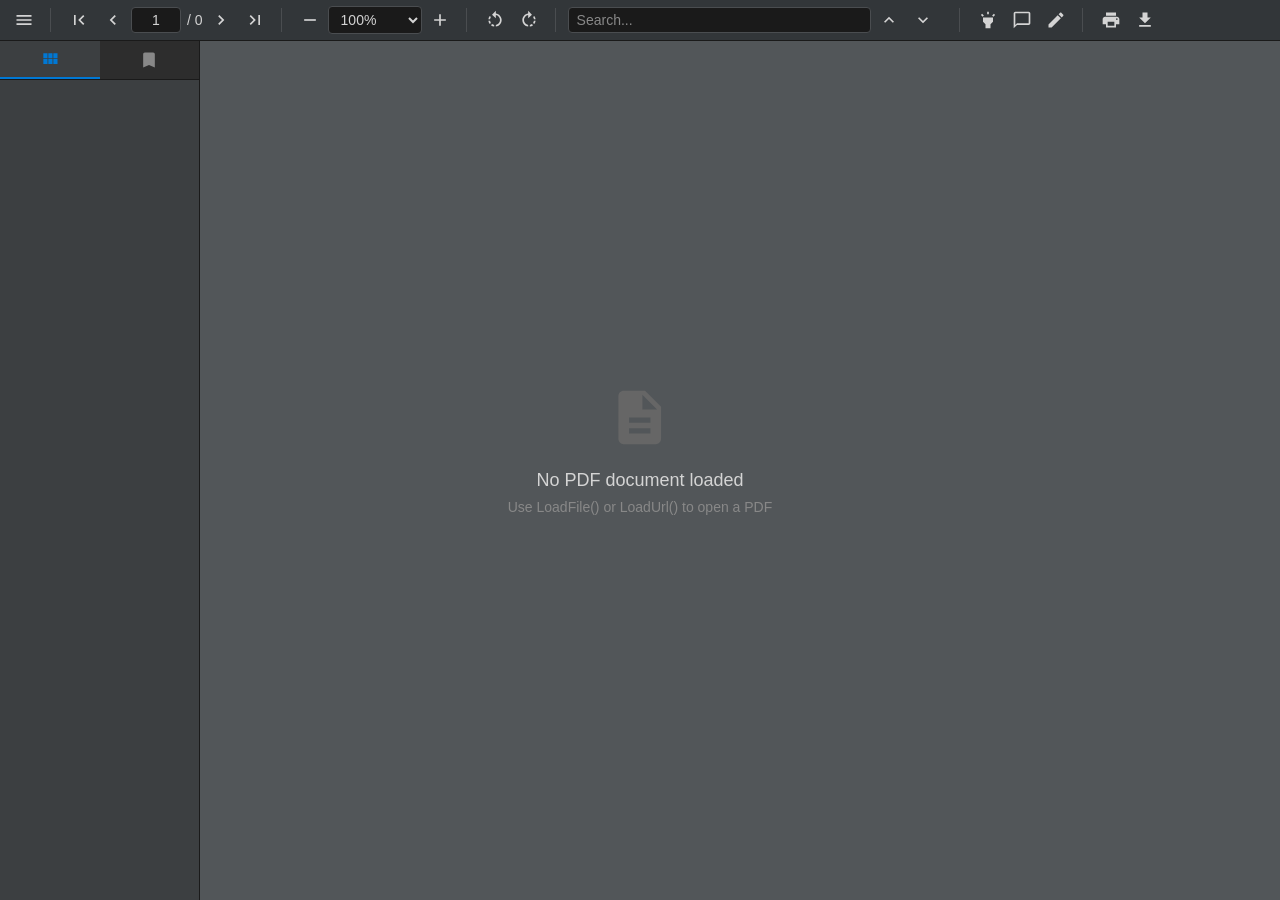
<file: wwwroot/controls/pdfviewercom/index.html>
<!DOCTYPE html>
<html lang="en">
<head>
    <meta charset="UTF-8">
    <meta name="viewport" content="width=device-width, initial-scale=1.0">
    <title>PDF Viewer</title>

    <!-- PDF.js Library - loaded locally as regular script (not module) for WebView2 virtual host compatibility -->
    <script src="../../lib/pdfjs/pdf.min.js"></script>

    <!-- PDF Viewer Styles -->
    <link rel="stylesheet" href="../../css/pdfviewer.css">
    <link rel="stylesheet" href="../../css/styles.css">
</head>
<body>
    <div id="pdf-viewer-container">
        <!-- Toolbar -->
        <div id="toolbar">
            <div class="toolbar-section">
                <button id="btn-sidebar" class="toolbar-btn" title="Toggle Sidebar">
                    <svg viewBox="0 0 24 24" width="20" height="20"><path fill="currentColor" d="M3 18h18v-2H3v2zm0-5h18v-2H3v2zm0-7v2h18V6H3z"/></svg>
                </button>
                <span class="toolbar-separator"></span>
            </div>

            <div class="toolbar-section">
                <button id="btn-first" class="toolbar-btn" title="First Page">
                    <svg viewBox="0 0 24 24" width="20" height="20"><path fill="currentColor" d="M18.41 16.59L13.82 12l4.59-4.59L17 6l-6 6 6 6zM6 6h2v12H6z"/></svg>
                </button>
                <button id="btn-prev" class="toolbar-btn" title="Previous Page">
                    <svg viewBox="0 0 24 24" width="20" height="20"><path fill="currentColor" d="M15.41 7.41L14 6l-6 6 6 6 1.41-1.41L10.83 12z"/></svg>
                </button>
                <input type="text" id="page-input" class="page-input" value="1">
                <span id="page-count">/ 0</span>
                <button id="btn-next" class="toolbar-btn" title="Next Page">
                    <svg viewBox="0 0 24 24" width="20" height="20"><path fill="currentColor" d="M10 6L8.59 7.41 13.17 12l-4.58 4.59L10 18l6-6z"/></svg>
                </button>
                <button id="btn-last" class="toolbar-btn" title="Last Page">
                    <svg viewBox="0 0 24 24" width="20" height="20"><path fill="currentColor" d="M5.59 7.41L10.18 12l-4.59 4.59L7 18l6-6-6-6zM16 6h2v12h-2z"/></svg>
                </button>
                <span class="toolbar-separator"></span>
            </div>

            <div class="toolbar-section">
                <button id="btn-zoom-out" class="toolbar-btn" title="Zoom Out">
                    <svg viewBox="0 0 24 24" width="20" height="20"><path fill="currentColor" d="M19 13H5v-2h14v2z"/></svg>
                </button>
                <select id="zoom-select" class="zoom-select">
                    <option value="0.5">50%</option>
                    <option value="0.75">75%</option>
                    <option value="1" selected>100%</option>
                    <option value="1.25">125%</option>
                    <option value="1.5">150%</option>
                    <option value="2">200%</option>
                    <option value="fit-width">Fit Width</option>
                    <option value="fit-page">Fit Page</option>
                </select>
                <button id="btn-zoom-in" class="toolbar-btn" title="Zoom In">
                    <svg viewBox="0 0 24 24" width="20" height="20"><path fill="currentColor" d="M19 13h-6v6h-2v-6H5v-2h6V5h2v6h6v2z"/></svg>
                </button>
                <span class="toolbar-separator"></span>
            </div>

            <div class="toolbar-section">
                <button id="btn-rotate-ccw" class="toolbar-btn" title="Rotate Counter-Clockwise">
                    <svg viewBox="0 0 24 24" width="20" height="20"><path fill="currentColor" d="M7.11 8.53L5.7 7.11C4.8 8.27 4.24 9.61 4.07 11h2.02c.14-.87.49-1.72 1.02-2.47zM6.09 13H4.07c.17 1.39.72 2.73 1.62 3.89l1.41-1.42c-.52-.75-.87-1.59-1.01-2.47zm1.01 5.32c1.16.9 2.51 1.44 3.9 1.61V17.9c-.87-.15-1.71-.49-2.46-1.03L7.1 18.32zM13 4.07V1L8.45 5.55 13 10V6.09c2.84.48 5 2.94 5 5.91s-2.16 5.43-5 5.91v2.02c3.95-.49 7-3.85 7-7.93s-3.05-7.44-7-7.93z"/></svg>
                </button>
                <button id="btn-rotate-cw" class="toolbar-btn" title="Rotate Clockwise">
                    <svg viewBox="0 0 24 24" width="20" height="20"><path fill="currentColor" d="M15.55 5.55L11 1v3.07C7.06 4.56 4 7.92 4 12s3.05 7.44 7 7.93v-2.02c-2.84-.48-5-2.94-5-5.91s2.16-5.43 5-5.91V10l4.55-4.45zM19.93 11c-.17-1.39-.72-2.73-1.62-3.89l-1.42 1.42c.54.75.88 1.6 1.02 2.47h2.02zM13 17.9v2.02c1.39-.17 2.74-.71 3.9-1.61l-1.44-1.44c-.75.54-1.59.89-2.46 1.03zm3.89-2.42l1.42 1.41c.9-1.16 1.45-2.5 1.62-3.89h-2.02c-.14.87-.48 1.72-1.02 2.48z"/></svg>
                </button>
                <span class="toolbar-separator"></span>
            </div>

            <div class="toolbar-section search-section">
                <input type="text" id="search-input" class="search-input" placeholder="Search...">
                <button id="btn-search-prev" class="toolbar-btn" title="Previous Match">
                    <svg viewBox="0 0 24 24" width="20" height="20"><path fill="currentColor" d="M7.41 15.41L12 10.83l4.59 4.58L18 14l-6-6-6 6z"/></svg>
                </button>
                <button id="btn-search-next" class="toolbar-btn" title="Next Match">
                    <svg viewBox="0 0 24 24" width="20" height="20"><path fill="currentColor" d="M7.41 8.59L12 13.17l4.59-4.58L18 10l-6 6-6-6 1.41-1.41z"/></svg>
                </button>
                <span id="search-results" class="search-results"></span>
                <span class="toolbar-separator"></span>
            </div>

            <div class="toolbar-section">
                <button id="btn-highlight" class="toolbar-btn annotation-btn" title="Highlight">
                    <svg viewBox="0 0 24 24" width="20" height="20"><path fill="currentColor" d="M6 14l3 3v5h6v-5l3-3V9H6v5zm5-12h2v3h-2V2zM3.5 5.875L4.914 4.46l2.12 2.122L5.622 8 3.5 5.875zm13.46.71l2.123-2.12 1.414 1.414L18.375 8l-1.414-1.414z"/></svg>
                </button>
                <button id="btn-note" class="toolbar-btn annotation-btn" title="Add Note">
                    <svg viewBox="0 0 24 24" width="20" height="20"><path fill="currentColor" d="M20 2H4c-1.1 0-2 .9-2 2v18l4-4h14c1.1 0 2-.9 2-2V4c0-1.1-.9-2-2-2zm0 14H6l-2 2V4h16v12z"/></svg>
                </button>
                <button id="btn-draw" class="toolbar-btn annotation-btn" title="Draw">
                    <svg viewBox="0 0 24 24" width="20" height="20"><path fill="currentColor" d="M3 17.25V21h3.75L17.81 9.94l-3.75-3.75L3 17.25zM20.71 7.04c.39-.39.39-1.02 0-1.41l-2.34-2.34c-.39-.39-1.02-.39-1.41 0l-1.83 1.83 3.75 3.75 1.83-1.83z"/></svg>
                </button>
                <span class="toolbar-separator"></span>
            </div>

            <div class="toolbar-section">
                <button id="btn-print" class="toolbar-btn" title="Print">
                    <svg viewBox="0 0 24 24" width="20" height="20"><path fill="currentColor" d="M19 8H5c-1.66 0-3 1.34-3 3v6h4v4h12v-4h4v-6c0-1.66-1.34-3-3-3zm-3 11H8v-5h8v5zm3-7c-.55 0-1-.45-1-1s.45-1 1-1 1 .45 1 1-.45 1-1 1zm-1-9H6v4h12V3z"/></svg>
                </button>
                <button id="btn-download" class="toolbar-btn" title="Download">
                    <svg viewBox="0 0 24 24" width="20" height="20"><path fill="currentColor" d="M19 9h-4V3H9v6H5l7 7 7-7zM5 18v2h14v-2H5z"/></svg>
                </button>
            </div>
        </div>

        <!-- Main Content Area -->
        <div id="main-content">
            <!-- Sidebar -->
            <div id="sidebar">
                <div id="sidebar-tabs">
                    <button id="tab-thumbnails" class="sidebar-tab active" title="Thumbnails">
                        <svg viewBox="0 0 24 24" width="20" height="20"><path fill="currentColor" d="M4 11h5V5H4v6zm0 7h5v-6H4v6zm6 0h5v-6h-5v6zm6 0h5v-6h-5v6zm-6-7h5V5h-5v6zm6-6v6h5V5h-5z"/></svg>
                    </button>
                    <button id="tab-bookmarks" class="sidebar-tab" title="Bookmarks">
                        <svg viewBox="0 0 24 24" width="20" height="20"><path fill="currentColor" d="M17 3H7c-1.1 0-2 .9-2 2v16l7-3 7 3V5c0-1.1-.9-2-2-2z"/></svg>
                    </button>
                </div>
                <div id="sidebar-content">
                    <div id="thumbnails-container" class="sidebar-panel active"></div>
                    <div id="bookmarks-container" class="sidebar-panel"></div>
                </div>
            </div>

            <!-- PDF Viewer -->
            <div id="viewer-container">
                <div id="viewer"></div>
            </div>
        </div>

        <!-- Loading Overlay -->
        <div id="loading-overlay" class="hidden">
            <div class="loading-spinner"></div>
            <div class="loading-text">Loading PDF...</div>
        </div>

        <!-- Error Message -->
        <div id="error-container" class="hidden">
            <div class="error-icon">
                <svg viewBox="0 0 24 24" width="48" height="48"><path fill="currentColor" d="M12 2C6.48 2 2 6.48 2 12s4.48 10 10 10 10-4.48 10-10S17.52 2 12 2zm1 15h-2v-2h2v2zm0-4h-2V7h2v6z"/></svg>
            </div>
            <div id="error-message" class="error-message"></div>
        </div>

        <!-- Welcome Message -->
        <div id="welcome-message">
            <div class="welcome-icon">
                <svg viewBox="0 0 24 24" width="64" height="64"><path fill="currentColor" d="M14 2H6c-1.1 0-1.99.9-1.99 2L4 20c0 1.1.89 2 1.99 2H18c1.1 0 2-.9 2-2V8l-6-6zm2 16H8v-2h8v2zm0-4H8v-2h8v2zm-3-5V3.5L18.5 9H13z"/></svg>
            </div>
            <div class="welcome-text">No PDF document loaded</div>
            <div class="welcome-hint">Use LoadFile() or LoadUrl() to open a PDF</div>
        </div>
    </div>

    <!-- PDF Viewer JavaScript -->
    <script type="module" src="app.js"></script>
</body>
</html>
</file>
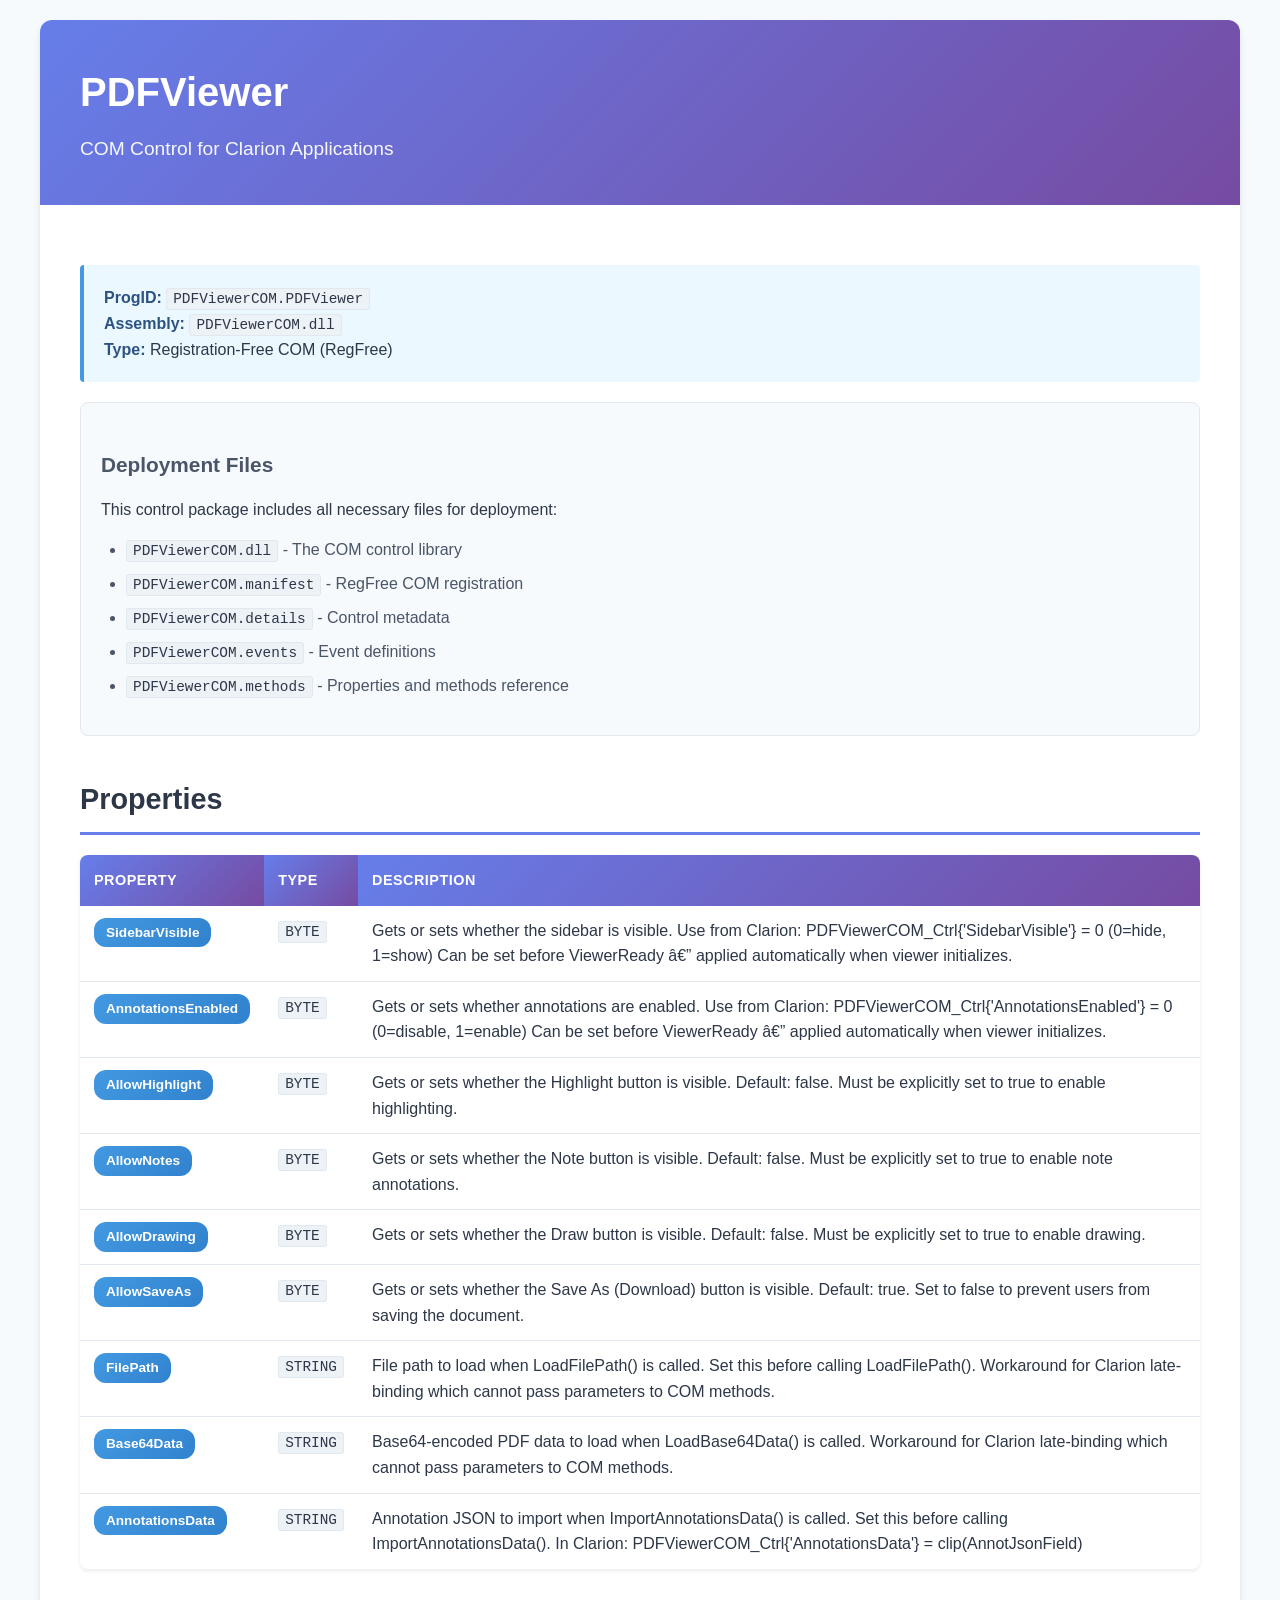
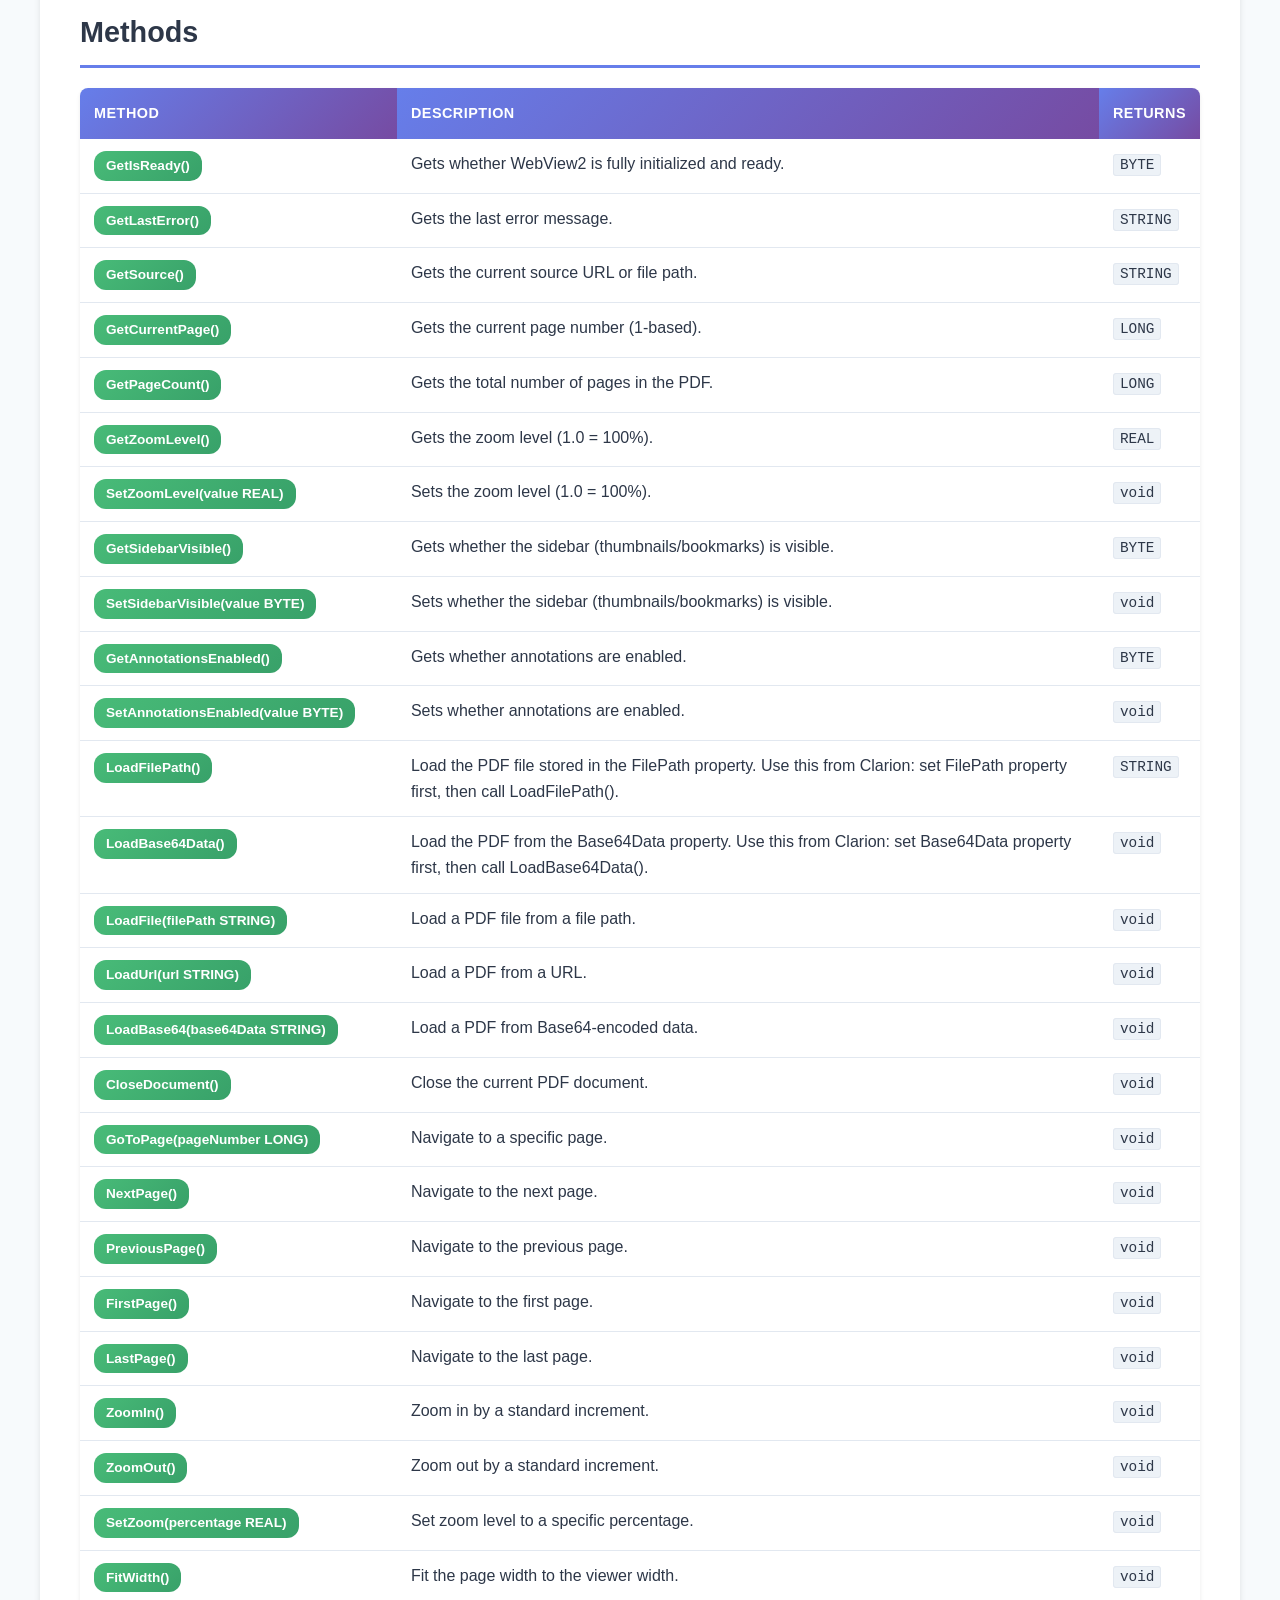
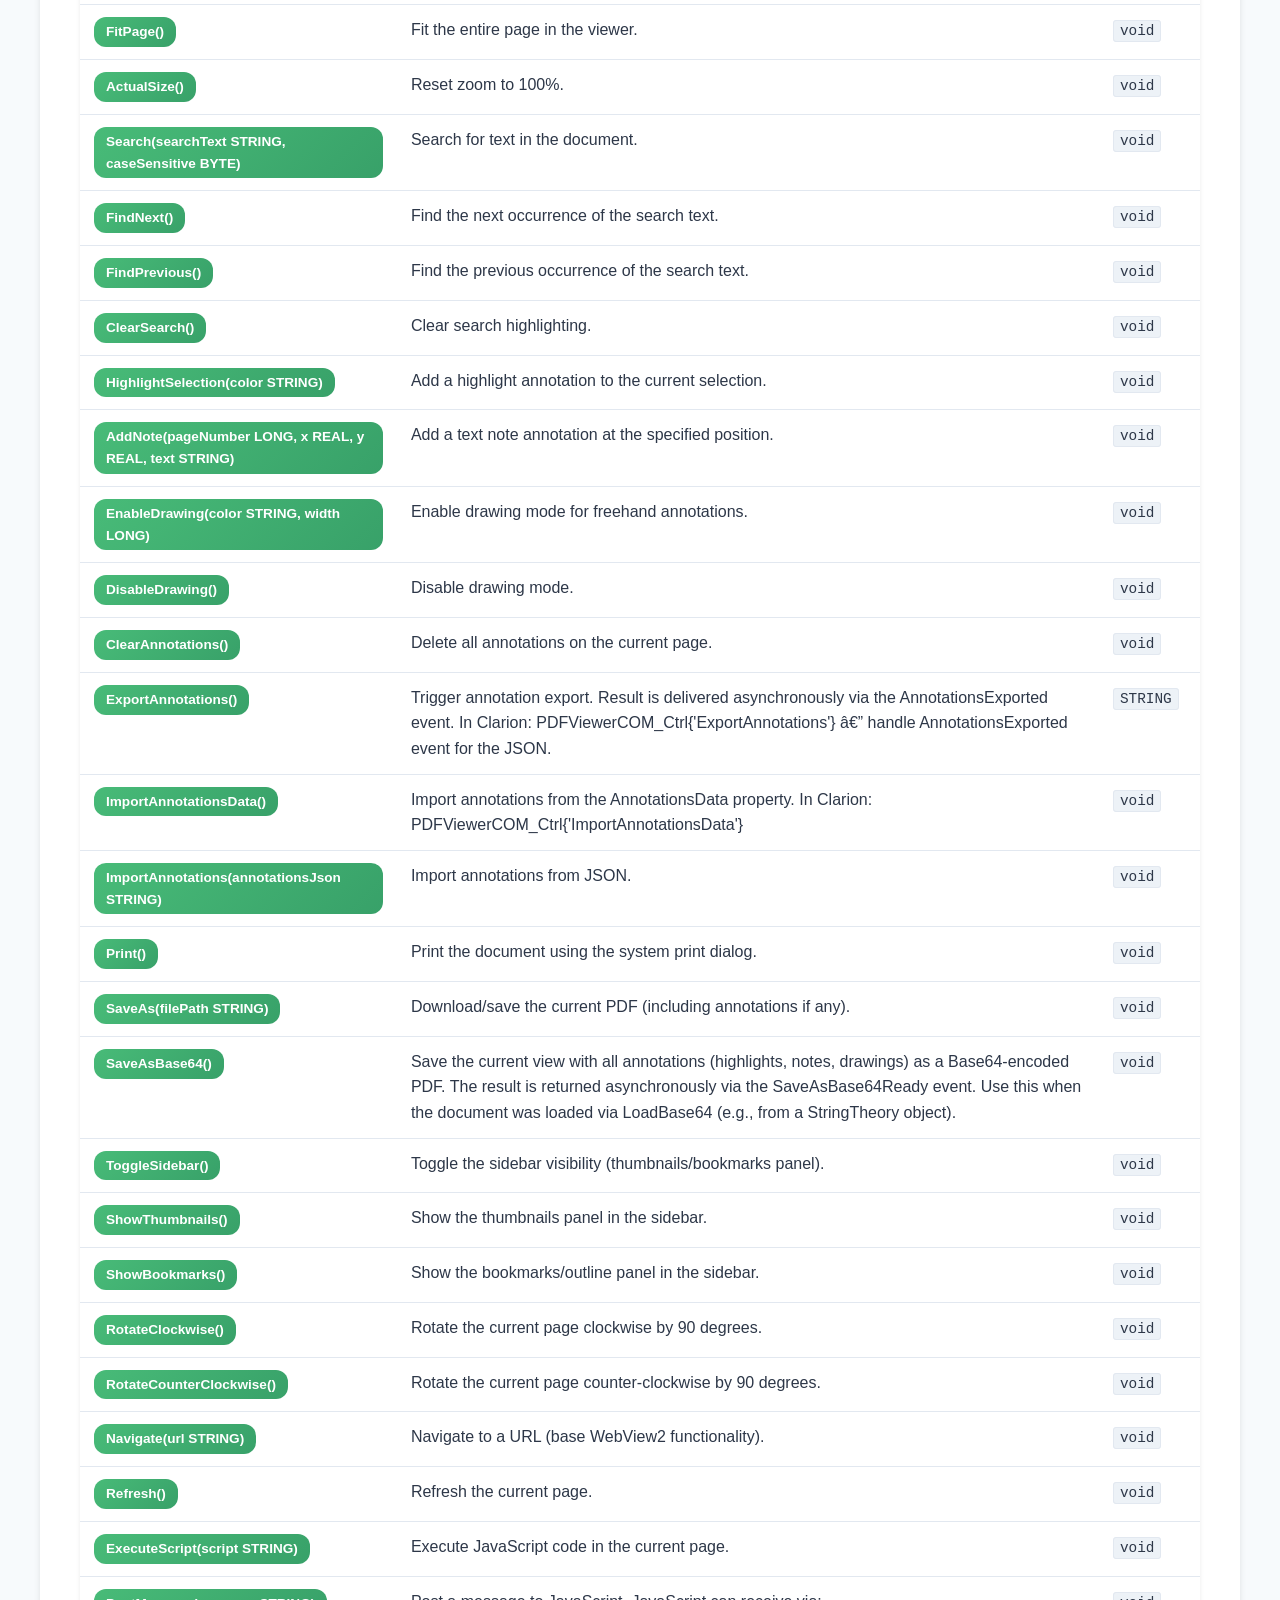
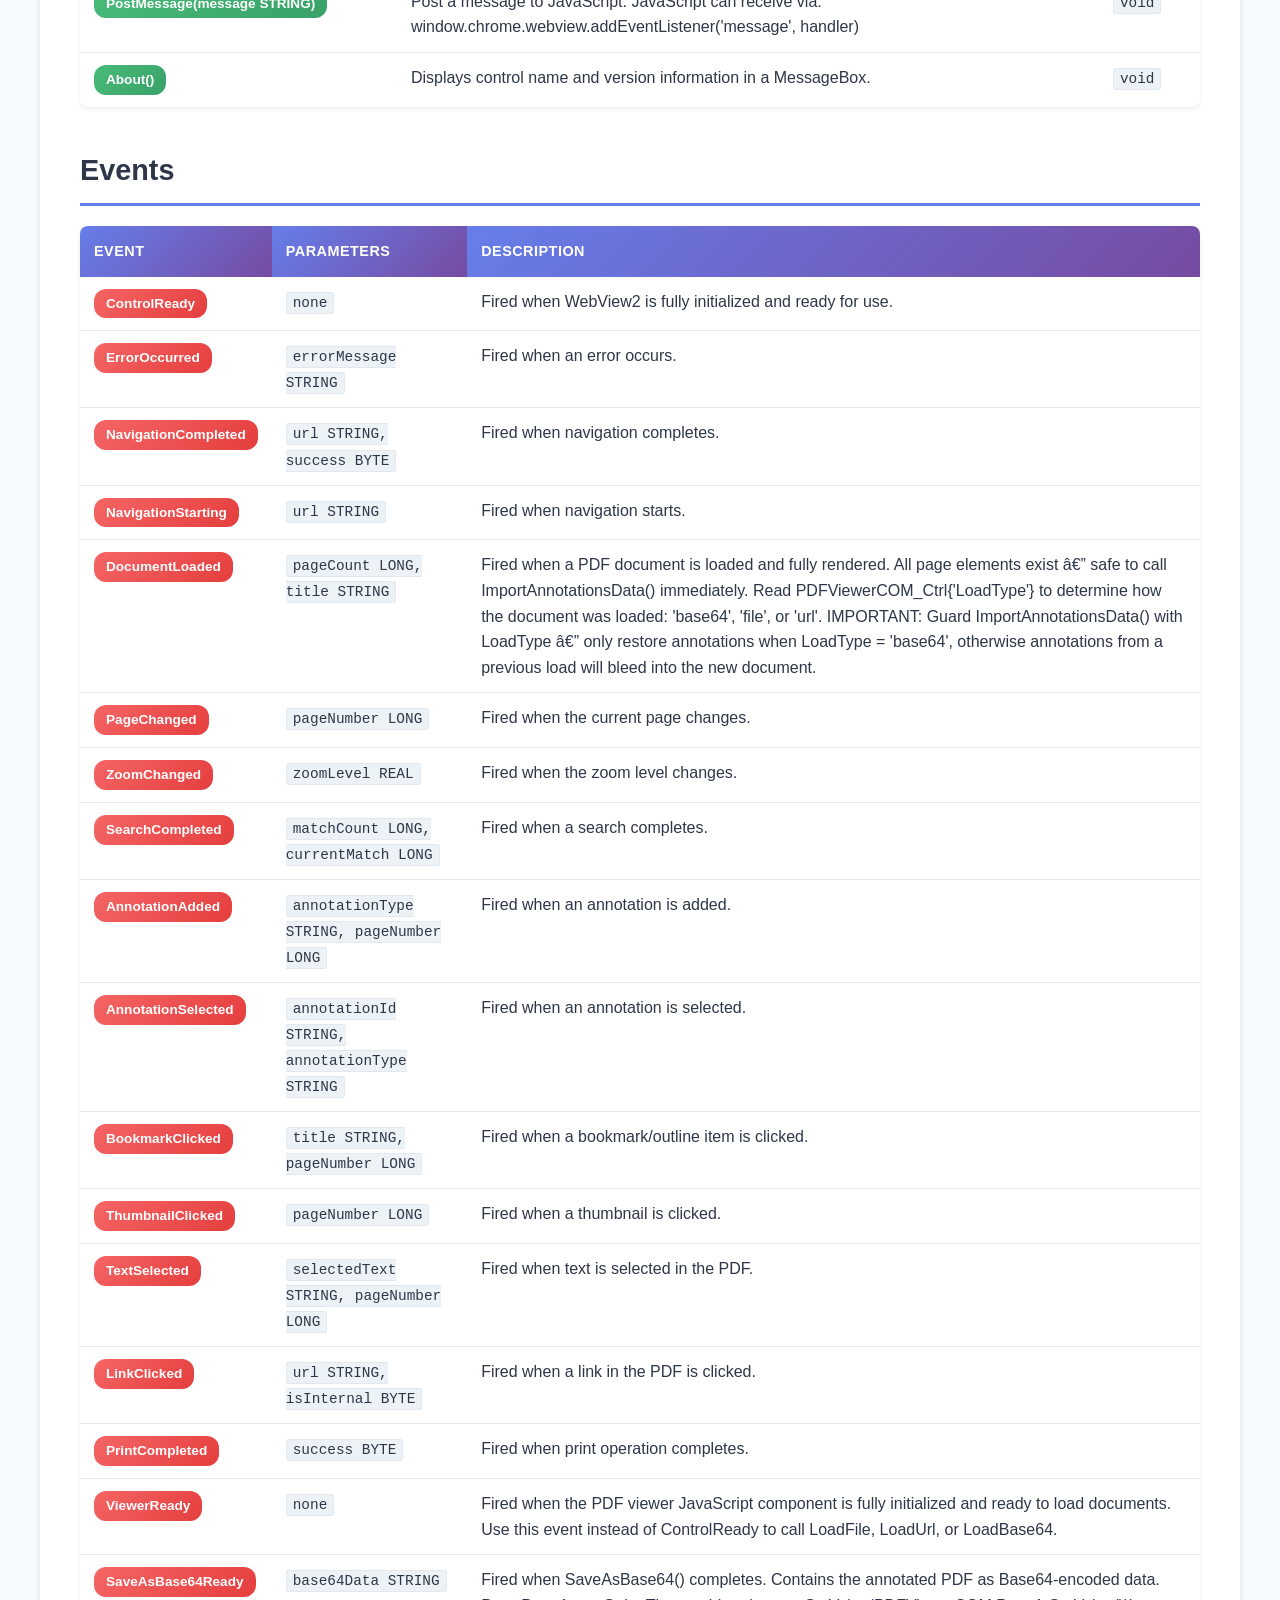
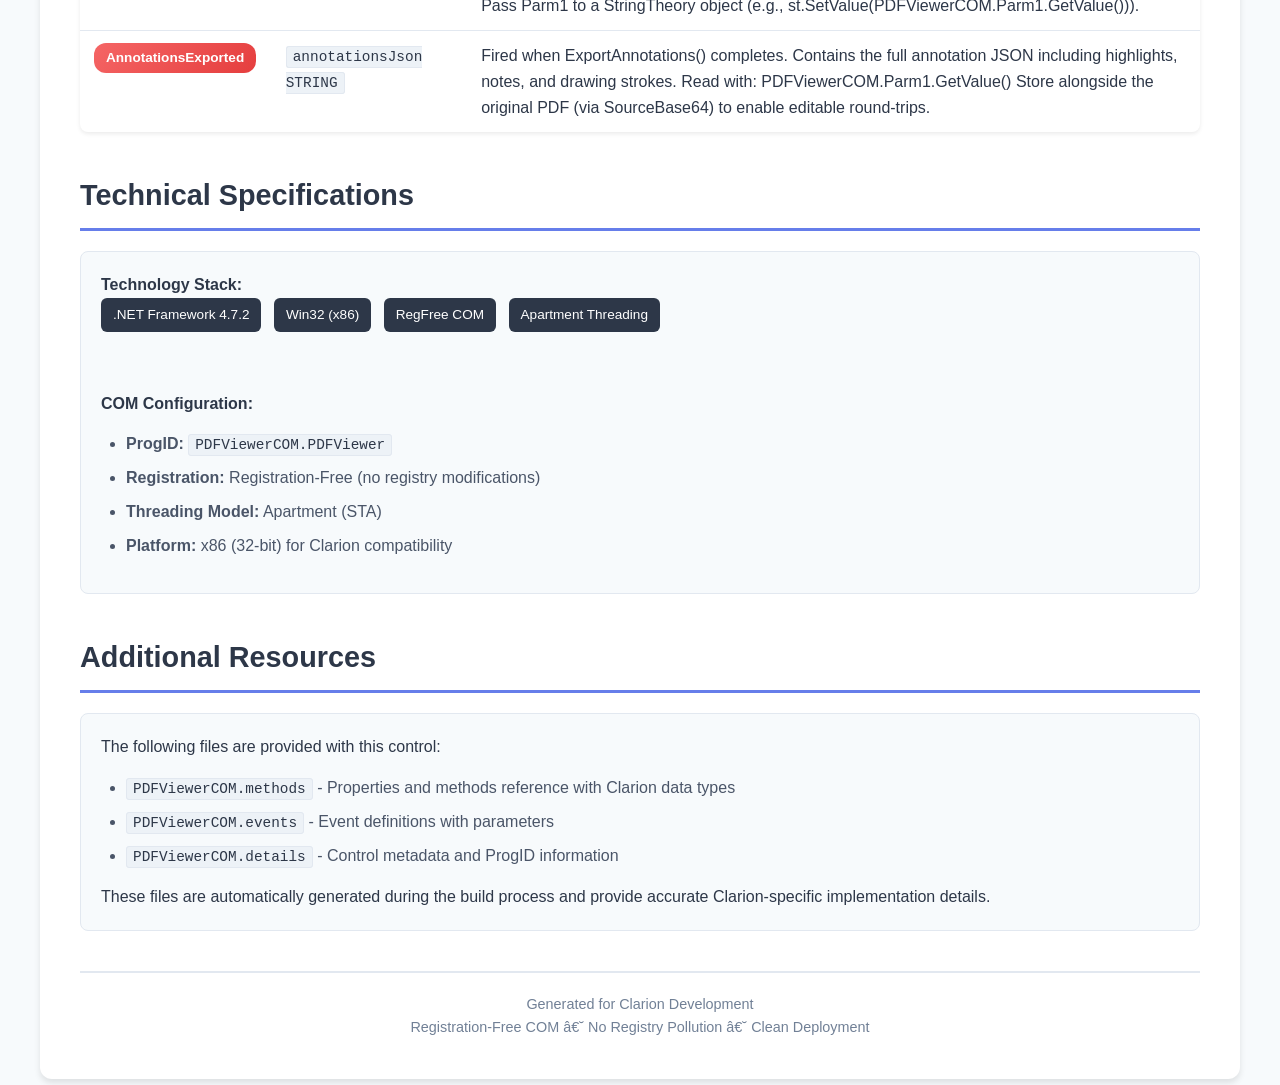
<file: Clarion/accessory/resources/readme_PDFViewerCOM.html>
<!DOCTYPE html>
<html lang="en">
<head>
    <meta charset="UTF-8">
    <meta name="viewport" content="width=device-width, initial-scale=1.0">
    <title>PDFViewerCOM - API Documentation</title>
    <style>
        * { margin: 0; padding: 0; box-sizing: border-box; }
        body {
            font-family: -apple-system, BlinkMacSystemFont, 'Segoe UI', Roboto, sans-serif;
            line-height: 1.6;
            color: #2d3748;
            background: #f7fafc;
            padding: 20px;
        }
        .container {
            max-width: 1200px;
            margin: 0 auto;
            background: white;
            border-radius: 12px;
            box-shadow: 0 4px 6px rgba(0,0,0,0.1);
            overflow: hidden;
        }
        .header {
            background: linear-gradient(135deg, #667eea 0%, #764ba2 100%);
            color: white;
            padding: 40px;
        }
        .header h1 {
            font-size: 2.5em;
            margin-bottom: 10px;
            font-weight: 700;
        }
        .header .subtitle {
            font-size: 1.2em;
            opacity: 0.95;
        }
        .content {
            padding: 40px;
        }
        .info-box {
            background: #ebf8ff;
            border-left: 4px solid #4299e1;
            padding: 20px;
            margin: 20px 0;
            border-radius: 4px;
        }
        .info-box strong {
            color: #2c5282;
        }
        h2 {
            color: #2d3748;
            font-size: 1.8em;
            margin: 40px 0 20px 0;
            padding-bottom: 10px;
            border-bottom: 3px solid #667eea;
        }
        h3 {
            color: #4a5568;
            font-size: 1.3em;
            margin: 25px 0 15px 0;
        }
        table {
            width: 100%;
            border-collapse: collapse;
            margin: 20px 0;
            box-shadow: 0 2px 4px rgba(0,0,0,0.08);
            border-radius: 8px;
            overflow: hidden;
        }
        th {
            background: linear-gradient(135deg, #667eea 0%, #764ba2 100%);
            color: white;
            padding: 14px;
            text-align: left;
            font-weight: 600;
            font-size: 0.9em;
            text-transform: uppercase;
            letter-spacing: 0.5px;
        }
        td {
            padding: 12px 14px;
            border-bottom: 1px solid #e2e8f0;
            vertical-align: top;
        }
        tr:hover {
            background-color: #f7fafc;
        }
        tbody tr:last-child td {
            border-bottom: none;
        }
        code {
            background: #edf2f7;
            padding: 2px 6px;
            border-radius: 3px;
            font-family: 'Consolas', 'Monaco', monospace;
            font-size: 0.9em;
            color: #2d3748;
            border: 1px solid #e2e8f0;
        }
        .badge {
            display: inline-block;
            padding: 4px 12px;
            border-radius: 12px;
            font-size: 0.85em;
            font-weight: 600;
        }
        .badge-property {
            background: linear-gradient(135deg, #4299e1 0%, #3182ce 100%);
            color: white;
        }
        .badge-method {
            background: linear-gradient(135deg, #48bb78 0%, #38a169 100%);
            color: white;
        }
        .badge-event {
            background: linear-gradient(135deg, #f56565 0%, #e53e3e 100%);
            color: white;
        }
        .section-card {
            background: #f7fafc;
            border-radius: 8px;
            padding: 20px;
            margin: 20px 0;
            border: 1px solid #e2e8f0;
        }
        .tech-badge {
            display: inline-block;
            background: #2d3748;
            color: white;
            padding: 6px 12px;
            border-radius: 6px;
            font-size: 0.85em;
            margin-right: 8px;
            margin-bottom: 8px;
        }
        ul {
            margin: 15px 0;
            padding-left: 25px;
        }
        li {
            margin: 8px 0;
            color: #4a5568;
        }
        .footer {
            margin-top: 40px;
            padding-top: 20px;
            border-top: 2px solid #e2e8f0;
            text-align: center;
            color: #718096;
            font-size: 0.9em;
        }
    </style>
</head>
<body>
    <div class="container">
        <div class="header">
            <h1>PDFViewer</h1>
            <p class="subtitle">COM Control for Clarion Applications</p>
        </div>
        <div class="content">
            <div class="info-box">
                <strong>ProgID:</strong> <code>PDFViewerCOM.PDFViewer</code><br>
                <strong>Assembly:</strong> <code>PDFViewerCOM.dll</code><br>
                <strong>Type:</strong> Registration-Free COM (RegFree)
            </div>

            <div class="section-card">
                <h3>Deployment Files</h3>
                <p>This control package includes all necessary files for deployment:</p>
                <ul>
                    <li><code>PDFViewerCOM.dll</code> - The COM control library</li>
                    <li><code>PDFViewerCOM.manifest</code> - RegFree COM registration</li>
                    <li><code>PDFViewerCOM.details</code> - Control metadata</li>
                    <li><code>PDFViewerCOM.events</code> - Event definitions</li>
                    <li><code>PDFViewerCOM.methods</code> - Properties and methods reference</li>
                </ul>
            </div>

            <h2>Properties</h2>
            <table>
                <thead>
                    <tr>
                        <th>Property</th>
                        <th>Type</th>
                        <th>Description</th>
                    </tr>
                </thead>
                <tbody>
            <tr>
                <td><span class="badge badge-property">SidebarVisible</span></td>
                <td><code>BYTE</code></td>
                <td>Gets or sets whether the sidebar is visible. Use from Clarion: PDFViewerCOM_Ctrl{'SidebarVisible'} = 0  (0=hide, 1=show) Can be set before ViewerReady â€” applied automatically when viewer initializes.</td>
            </tr>            <tr>
                <td><span class="badge badge-property">AnnotationsEnabled</span></td>
                <td><code>BYTE</code></td>
                <td>Gets or sets whether annotations are enabled. Use from Clarion: PDFViewerCOM_Ctrl{'AnnotationsEnabled'} = 0  (0=disable, 1=enable) Can be set before ViewerReady â€” applied automatically when viewer initializes.</td>
            </tr>            <tr>
                <td><span class="badge badge-property">AllowHighlight</span></td>
                <td><code>BYTE</code></td>
                <td>Gets or sets whether the Highlight button is visible. Default: false. Must be explicitly set to true to enable highlighting.</td>
            </tr>            <tr>
                <td><span class="badge badge-property">AllowNotes</span></td>
                <td><code>BYTE</code></td>
                <td>Gets or sets whether the Note button is visible. Default: false. Must be explicitly set to true to enable note annotations.</td>
            </tr>            <tr>
                <td><span class="badge badge-property">AllowDrawing</span></td>
                <td><code>BYTE</code></td>
                <td>Gets or sets whether the Draw button is visible. Default: false. Must be explicitly set to true to enable drawing.</td>
            </tr>            <tr>
                <td><span class="badge badge-property">AllowSaveAs</span></td>
                <td><code>BYTE</code></td>
                <td>Gets or sets whether the Save As (Download) button is visible. Default: true. Set to false to prevent users from saving the document.</td>
            </tr>            <tr>
                <td><span class="badge badge-property">FilePath</span></td>
                <td><code>STRING</code></td>
                <td>File path to load when LoadFilePath() is called. Set this before calling LoadFilePath(). Workaround for Clarion late-binding which cannot pass parameters to COM methods.</td>
            </tr>            <tr>
                <td><span class="badge badge-property">Base64Data</span></td>
                <td><code>STRING</code></td>
                <td>Base64-encoded PDF data to load when LoadBase64Data() is called. Workaround for Clarion late-binding which cannot pass parameters to COM methods.</td>
            </tr>            <tr>
                <td><span class="badge badge-property">AnnotationsData</span></td>
                <td><code>STRING</code></td>
                <td>Annotation JSON to import when ImportAnnotationsData() is called. Set this before calling ImportAnnotationsData(). In Clarion: PDFViewerCOM_Ctrl{'AnnotationsData'} = clip(AnnotJsonField)</td>
            </tr>
                </tbody>
            </table>

            <h2>Methods</h2>
            <table>
                <thead>
                    <tr>
                        <th>Method</th>
                        <th>Description</th>
                        <th>Returns</th>
                    </tr>
                </thead>
                <tbody>
            <tr>
                <td><span class="badge badge-method">GetIsReady()</span></td>
                <td>Gets whether WebView2 is fully initialized and ready.</td>
                <td><code>BYTE</code></td>
            </tr>            <tr>
                <td><span class="badge badge-method">GetLastError()</span></td>
                <td>Gets the last error message.</td>
                <td><code>STRING</code></td>
            </tr>            <tr>
                <td><span class="badge badge-method">GetSource()</span></td>
                <td>Gets the current source URL or file path.</td>
                <td><code>STRING</code></td>
            </tr>            <tr>
                <td><span class="badge badge-method">GetCurrentPage()</span></td>
                <td>Gets the current page number (1-based).</td>
                <td><code>LONG</code></td>
            </tr>            <tr>
                <td><span class="badge badge-method">GetPageCount()</span></td>
                <td>Gets the total number of pages in the PDF.</td>
                <td><code>LONG</code></td>
            </tr>            <tr>
                <td><span class="badge badge-method">GetZoomLevel()</span></td>
                <td>Gets the zoom level (1.0 = 100%).</td>
                <td><code>REAL</code></td>
            </tr>            <tr>
                <td><span class="badge badge-method">SetZoomLevel(value REAL)</span></td>
                <td>Sets the zoom level (1.0 = 100%).</td>
                <td><code>void</code></td>
            </tr>            <tr>
                <td><span class="badge badge-method">GetSidebarVisible()</span></td>
                <td>Gets whether the sidebar (thumbnails/bookmarks) is visible.</td>
                <td><code>BYTE</code></td>
            </tr>            <tr>
                <td><span class="badge badge-method">SetSidebarVisible(value BYTE)</span></td>
                <td>Sets whether the sidebar (thumbnails/bookmarks) is visible.</td>
                <td><code>void</code></td>
            </tr>            <tr>
                <td><span class="badge badge-method">GetAnnotationsEnabled()</span></td>
                <td>Gets whether annotations are enabled.</td>
                <td><code>BYTE</code></td>
            </tr>            <tr>
                <td><span class="badge badge-method">SetAnnotationsEnabled(value BYTE)</span></td>
                <td>Sets whether annotations are enabled.</td>
                <td><code>void</code></td>
            </tr>            <tr>
                <td><span class="badge badge-method">LoadFilePath()</span></td>
                <td>Load the PDF file stored in the FilePath property. Use this from Clarion: set FilePath property first, then call LoadFilePath().</td>
                <td><code>STRING</code></td>
            </tr>            <tr>
                <td><span class="badge badge-method">LoadBase64Data()</span></td>
                <td>Load the PDF from the Base64Data property. Use this from Clarion: set Base64Data property first, then call LoadBase64Data().</td>
                <td><code>void</code></td>
            </tr>            <tr>
                <td><span class="badge badge-method">LoadFile(filePath STRING)</span></td>
                <td>Load a PDF file from a file path.</td>
                <td><code>void</code></td>
            </tr>            <tr>
                <td><span class="badge badge-method">LoadUrl(url STRING)</span></td>
                <td>Load a PDF from a URL.</td>
                <td><code>void</code></td>
            </tr>            <tr>
                <td><span class="badge badge-method">LoadBase64(base64Data STRING)</span></td>
                <td>Load a PDF from Base64-encoded data.</td>
                <td><code>void</code></td>
            </tr>            <tr>
                <td><span class="badge badge-method">CloseDocument()</span></td>
                <td>Close the current PDF document.</td>
                <td><code>void</code></td>
            </tr>            <tr>
                <td><span class="badge badge-method">GoToPage(pageNumber LONG)</span></td>
                <td>Navigate to a specific page.</td>
                <td><code>void</code></td>
            </tr>            <tr>
                <td><span class="badge badge-method">NextPage()</span></td>
                <td>Navigate to the next page.</td>
                <td><code>void</code></td>
            </tr>            <tr>
                <td><span class="badge badge-method">PreviousPage()</span></td>
                <td>Navigate to the previous page.</td>
                <td><code>void</code></td>
            </tr>            <tr>
                <td><span class="badge badge-method">FirstPage()</span></td>
                <td>Navigate to the first page.</td>
                <td><code>void</code></td>
            </tr>            <tr>
                <td><span class="badge badge-method">LastPage()</span></td>
                <td>Navigate to the last page.</td>
                <td><code>void</code></td>
            </tr>            <tr>
                <td><span class="badge badge-method">ZoomIn()</span></td>
                <td>Zoom in by a standard increment.</td>
                <td><code>void</code></td>
            </tr>            <tr>
                <td><span class="badge badge-method">ZoomOut()</span></td>
                <td>Zoom out by a standard increment.</td>
                <td><code>void</code></td>
            </tr>            <tr>
                <td><span class="badge badge-method">SetZoom(percentage REAL)</span></td>
                <td>Set zoom level to a specific percentage.</td>
                <td><code>void</code></td>
            </tr>            <tr>
                <td><span class="badge badge-method">FitWidth()</span></td>
                <td>Fit the page width to the viewer width.</td>
                <td><code>void</code></td>
            </tr>            <tr>
                <td><span class="badge badge-method">FitPage()</span></td>
                <td>Fit the entire page in the viewer.</td>
                <td><code>void</code></td>
            </tr>            <tr>
                <td><span class="badge badge-method">ActualSize()</span></td>
                <td>Reset zoom to 100%.</td>
                <td><code>void</code></td>
            </tr>            <tr>
                <td><span class="badge badge-method">Search(searchText STRING, caseSensitive BYTE)</span></td>
                <td>Search for text in the document.</td>
                <td><code>void</code></td>
            </tr>            <tr>
                <td><span class="badge badge-method">FindNext()</span></td>
                <td>Find the next occurrence of the search text.</td>
                <td><code>void</code></td>
            </tr>            <tr>
                <td><span class="badge badge-method">FindPrevious()</span></td>
                <td>Find the previous occurrence of the search text.</td>
                <td><code>void</code></td>
            </tr>            <tr>
                <td><span class="badge badge-method">ClearSearch()</span></td>
                <td>Clear search highlighting.</td>
                <td><code>void</code></td>
            </tr>            <tr>
                <td><span class="badge badge-method">HighlightSelection(color STRING)</span></td>
                <td>Add a highlight annotation to the current selection.</td>
                <td><code>void</code></td>
            </tr>            <tr>
                <td><span class="badge badge-method">AddNote(pageNumber LONG, x REAL, y REAL, text STRING)</span></td>
                <td>Add a text note annotation at the specified position.</td>
                <td><code>void</code></td>
            </tr>            <tr>
                <td><span class="badge badge-method">EnableDrawing(color STRING, width LONG)</span></td>
                <td>Enable drawing mode for freehand annotations.</td>
                <td><code>void</code></td>
            </tr>            <tr>
                <td><span class="badge badge-method">DisableDrawing()</span></td>
                <td>Disable drawing mode.</td>
                <td><code>void</code></td>
            </tr>            <tr>
                <td><span class="badge badge-method">ClearAnnotations()</span></td>
                <td>Delete all annotations on the current page.</td>
                <td><code>void</code></td>
            </tr>            <tr>
                <td><span class="badge badge-method">ExportAnnotations()</span></td>
                <td>Trigger annotation export. Result is delivered asynchronously via the AnnotationsExported event. In Clarion: PDFViewerCOM_Ctrl{'ExportAnnotations'} â€” handle AnnotationsExported event for the JSON.</td>
                <td><code>STRING</code></td>
            </tr>            <tr>
                <td><span class="badge badge-method">ImportAnnotationsData()</span></td>
                <td>Import annotations from the AnnotationsData property. In Clarion: PDFViewerCOM_Ctrl{'ImportAnnotationsData'}</td>
                <td><code>void</code></td>
            </tr>            <tr>
                <td><span class="badge badge-method">ImportAnnotations(annotationsJson STRING)</span></td>
                <td>Import annotations from JSON.</td>
                <td><code>void</code></td>
            </tr>            <tr>
                <td><span class="badge badge-method">Print()</span></td>
                <td>Print the document using the system print dialog.</td>
                <td><code>void</code></td>
            </tr>            <tr>
                <td><span class="badge badge-method">SaveAs(filePath STRING)</span></td>
                <td>Download/save the current PDF (including annotations if any).</td>
                <td><code>void</code></td>
            </tr>            <tr>
                <td><span class="badge badge-method">SaveAsBase64()</span></td>
                <td>Save the current view with all annotations (highlights, notes, drawings) as a Base64-encoded PDF. The result is returned asynchronously via the SaveAsBase64Ready event. Use this when the document was loaded via LoadBase64 (e.g., from a StringTheory object).</td>
                <td><code>void</code></td>
            </tr>            <tr>
                <td><span class="badge badge-method">ToggleSidebar()</span></td>
                <td>Toggle the sidebar visibility (thumbnails/bookmarks panel).</td>
                <td><code>void</code></td>
            </tr>            <tr>
                <td><span class="badge badge-method">ShowThumbnails()</span></td>
                <td>Show the thumbnails panel in the sidebar.</td>
                <td><code>void</code></td>
            </tr>            <tr>
                <td><span class="badge badge-method">ShowBookmarks()</span></td>
                <td>Show the bookmarks/outline panel in the sidebar.</td>
                <td><code>void</code></td>
            </tr>            <tr>
                <td><span class="badge badge-method">RotateClockwise()</span></td>
                <td>Rotate the current page clockwise by 90 degrees.</td>
                <td><code>void</code></td>
            </tr>            <tr>
                <td><span class="badge badge-method">RotateCounterClockwise()</span></td>
                <td>Rotate the current page counter-clockwise by 90 degrees.</td>
                <td><code>void</code></td>
            </tr>            <tr>
                <td><span class="badge badge-method">Navigate(url STRING)</span></td>
                <td>Navigate to a URL (base WebView2 functionality).</td>
                <td><code>void</code></td>
            </tr>            <tr>
                <td><span class="badge badge-method">Refresh()</span></td>
                <td>Refresh the current page.</td>
                <td><code>void</code></td>
            </tr>            <tr>
                <td><span class="badge badge-method">ExecuteScript(script STRING)</span></td>
                <td>Execute JavaScript code in the current page.</td>
                <td><code>void</code></td>
            </tr>            <tr>
                <td><span class="badge badge-method">PostMessage(message STRING)</span></td>
                <td>Post a message to JavaScript. JavaScript can receive via: window.chrome.webview.addEventListener('message', handler)</td>
                <td><code>void</code></td>
            </tr>            <tr>
                <td><span class="badge badge-method">About()</span></td>
                <td>Displays control name and version information in a MessageBox.</td>
                <td><code>void</code></td>
            </tr>
                </tbody>
            </table>

            <h2>Events</h2>
            <table>
                <thead>
                    <tr>
                        <th>Event</th>
                        <th>Parameters</th>
                        <th>Description</th>
                    </tr>
                </thead>
                <tbody>
            <tr>
                <td><span class="badge badge-event">ControlReady</span></td>
                <td><code>none</code></td>
                <td>Fired when WebView2 is fully initialized and ready for use.</td>
            </tr>            <tr>
                <td><span class="badge badge-event">ErrorOccurred</span></td>
                <td><code>errorMessage STRING</code></td>
                <td>Fired when an error occurs.</td>
            </tr>            <tr>
                <td><span class="badge badge-event">NavigationCompleted</span></td>
                <td><code>url STRING, success BYTE</code></td>
                <td>Fired when navigation completes.</td>
            </tr>            <tr>
                <td><span class="badge badge-event">NavigationStarting</span></td>
                <td><code>url STRING</code></td>
                <td>Fired when navigation starts.</td>
            </tr>            <tr>
                <td><span class="badge badge-event">DocumentLoaded</span></td>
                <td><code>pageCount LONG, title STRING</code></td>
                <td>Fired when a PDF document is loaded and fully rendered. All page elements exist â€” safe to call ImportAnnotationsData() immediately. Read PDFViewerCOM_Ctrl{'LoadType'} to determine how the document was loaded: 'base64', 'file', or 'url'. IMPORTANT: Guard ImportAnnotationsData() with LoadType â€” only restore annotations when LoadType = 'base64', otherwise annotations from a previous load will bleed into the new document.</td>
            </tr>            <tr>
                <td><span class="badge badge-event">PageChanged</span></td>
                <td><code>pageNumber LONG</code></td>
                <td>Fired when the current page changes.</td>
            </tr>            <tr>
                <td><span class="badge badge-event">ZoomChanged</span></td>
                <td><code>zoomLevel REAL</code></td>
                <td>Fired when the zoom level changes.</td>
            </tr>            <tr>
                <td><span class="badge badge-event">SearchCompleted</span></td>
                <td><code>matchCount LONG, currentMatch LONG</code></td>
                <td>Fired when a search completes.</td>
            </tr>            <tr>
                <td><span class="badge badge-event">AnnotationAdded</span></td>
                <td><code>annotationType STRING, pageNumber LONG</code></td>
                <td>Fired when an annotation is added.</td>
            </tr>            <tr>
                <td><span class="badge badge-event">AnnotationSelected</span></td>
                <td><code>annotationId STRING, annotationType STRING</code></td>
                <td>Fired when an annotation is selected.</td>
            </tr>            <tr>
                <td><span class="badge badge-event">BookmarkClicked</span></td>
                <td><code>title STRING, pageNumber LONG</code></td>
                <td>Fired when a bookmark/outline item is clicked.</td>
            </tr>            <tr>
                <td><span class="badge badge-event">ThumbnailClicked</span></td>
                <td><code>pageNumber LONG</code></td>
                <td>Fired when a thumbnail is clicked.</td>
            </tr>            <tr>
                <td><span class="badge badge-event">TextSelected</span></td>
                <td><code>selectedText STRING, pageNumber LONG</code></td>
                <td>Fired when text is selected in the PDF.</td>
            </tr>            <tr>
                <td><span class="badge badge-event">LinkClicked</span></td>
                <td><code>url STRING, isInternal BYTE</code></td>
                <td>Fired when a link in the PDF is clicked.</td>
            </tr>            <tr>
                <td><span class="badge badge-event">PrintCompleted</span></td>
                <td><code>success BYTE</code></td>
                <td>Fired when print operation completes.</td>
            </tr>            <tr>
                <td><span class="badge badge-event">ViewerReady</span></td>
                <td><code>none</code></td>
                <td>Fired when the PDF viewer JavaScript component is fully initialized and ready to load documents. Use this event instead of ControlReady to call LoadFile, LoadUrl, or LoadBase64.</td>
            </tr>            <tr>
                <td><span class="badge badge-event">SaveAsBase64Ready</span></td>
                <td><code>base64Data STRING</code></td>
                <td>Fired when SaveAsBase64() completes. Contains the annotated PDF as Base64-encoded data. Pass Parm1 to a StringTheory object (e.g., st.SetValue(PDFViewerCOM.Parm1.GetValue())).</td>
            </tr>            <tr>
                <td><span class="badge badge-event">AnnotationsExported</span></td>
                <td><code>annotationsJson STRING</code></td>
                <td>Fired when ExportAnnotations() completes. Contains the full annotation JSON including highlights, notes, and drawing strokes. Read with: PDFViewerCOM.Parm1.GetValue() Store alongside the original PDF (via SourceBase64) to enable editable round-trips.</td>
            </tr>
                </tbody>
            </table>

            <h2>Technical Specifications</h2>
            <div class="section-card">
                <p><strong>Technology Stack:</strong></p>
                <div>
                    <span class="tech-badge">.NET Framework 4.7.2</span>
                    <span class="tech-badge">Win32 (x86)</span>
                    <span class="tech-badge">RegFree COM</span>
                    <span class="tech-badge">Apartment Threading</span>
                </div>
                <br><br>
                <p><strong>COM Configuration:</strong></p>
                <ul>
                    <li><strong>ProgID:</strong> <code>PDFViewerCOM.PDFViewer</code></li>
                    <li><strong>Registration:</strong> Registration-Free (no registry modifications)</li>
                    <li><strong>Threading Model:</strong> Apartment (STA)</li>
                    <li><strong>Platform:</strong> x86 (32-bit) for Clarion compatibility</li>
                </ul>
            </div>

            <h2>Additional Resources</h2>
            <div class="section-card">
                <p>The following files are provided with this control:</p>
                <ul>
                    <li><code>PDFViewerCOM.methods</code> - Properties and methods reference with Clarion data types</li>
                    <li><code>PDFViewerCOM.events</code> - Event definitions with parameters</li>
                    <li><code>PDFViewerCOM.details</code> - Control metadata and ProgID information</li>
                </ul>
                <p>These files are automatically generated during the build process and provide accurate Clarion-specific implementation details.</p>
            </div>

            <div class="footer">
                <p>Generated for Clarion Development</p>
                <p>Registration-Free COM â€˘ No Registry Pollution â€˘ Clean Deployment</p>
            </div>
        </div>
    </div>
</body>
</html>
</file>
<file: wwwroot/css/pdfviewer.css>
/* PDF Viewer Styles */

* {
    box-sizing: border-box;
}

html, body {
    margin: 0;
    padding: 0;
    height: 100%;
    overflow: hidden;
    font-family: 'Segoe UI', Tahoma, Geneva, Verdana, sans-serif;
}

#pdf-viewer-container {
    display: flex;
    flex-direction: column;
    height: 100%;
    background: #525659;
}

/* Toolbar */
#toolbar {
    display: flex;
    align-items: center;
    padding: 4px 8px;
    background: #323639;
    border-bottom: 1px solid #1a1a1a;
    flex-wrap: wrap;
    gap: 4px;
}

.toolbar-section {
    display: flex;
    align-items: center;
    gap: 2px;
}

.toolbar-btn {
    display: flex;
    align-items: center;
    justify-content: center;
    width: 32px;
    height: 32px;
    border: none;
    background: transparent;
    color: #d4d4d4;
    border-radius: 4px;
    cursor: pointer;
    transition: background-color 0.2s;
}

.toolbar-btn:hover {
    background: #4a4d50;
}

.toolbar-btn:active {
    background: #5a5d60;
}

.toolbar-btn.active {
    background: #0078d4;
    color: white;
}

.toolbar-btn:disabled {
    opacity: 0.5;
    cursor: not-allowed;
}

.toolbar-separator {
    width: 1px;
    height: 24px;
    background: #4a4d50;
    margin: 0 8px;
}

.page-input {
    width: 50px;
    padding: 4px 8px;
    border: 1px solid #4a4d50;
    border-radius: 4px;
    background: #1a1a1a;
    color: #d4d4d4;
    text-align: center;
    font-size: 14px;
}

.page-input:focus {
    outline: none;
    border-color: #0078d4;
}

#page-count {
    color: #d4d4d4;
    font-size: 14px;
    margin-left: 4px;
}

.zoom-select {
    padding: 4px 8px;
    border: 1px solid #4a4d50;
    border-radius: 4px;
    background: #1a1a1a;
    color: #d4d4d4;
    font-size: 14px;
    cursor: pointer;
}

.zoom-select:focus {
    outline: none;
    border-color: #0078d4;
}

.search-section {
    flex: 1;
    min-width: 200px;
    max-width: 400px;
}

.search-input {
    flex: 1;
    padding: 4px 8px;
    border: 1px solid #4a4d50;
    border-radius: 4px;
    background: #1a1a1a;
    color: #d4d4d4;
    font-size: 14px;
    min-width: 100px;
}

.search-input:focus {
    outline: none;
    border-color: #0078d4;
}

.search-input::placeholder {
    color: #888;
}

.search-results {
    color: #888;
    font-size: 12px;
    margin-left: 8px;
    white-space: nowrap;
}

/* Main Content */
#main-content {
    display: flex;
    flex: 1;
    overflow: hidden;
}

/* Sidebar */
#sidebar {
    width: 200px;
    background: #3c3f41;
    border-right: 1px solid #1a1a1a;
    display: flex;
    flex-direction: column;
    transition: width 0.3s, margin-left 0.3s;
}

#sidebar.hidden {
    width: 0;
    overflow: hidden;
    border-right: none;
}

#sidebar-tabs {
    display: flex;
    background: #2d2d2d;
    border-bottom: 1px solid #1a1a1a;
}

.sidebar-tab {
    flex: 1;
    display: flex;
    align-items: center;
    justify-content: center;
    padding: 8px;
    border: none;
    background: transparent;
    color: #888;
    cursor: pointer;
    transition: background-color 0.2s, color 0.2s;
}

.sidebar-tab:hover {
    background: #3c3f41;
    color: #d4d4d4;
}

.sidebar-tab.active {
    background: #3c3f41;
    color: #0078d4;
    border-bottom: 2px solid #0078d4;
}

#sidebar-content {
    flex: 1;
    overflow: hidden;
}

.sidebar-panel {
    height: 100%;
    overflow-y: auto;
    display: none;
}

.sidebar-panel.active {
    display: block;
}

/* Thumbnails */
#thumbnails-container {
    padding: 8px;
}

.thumbnail {
    margin-bottom: 12px;
    cursor: pointer;
    border: 2px solid transparent;
    border-radius: 4px;
    overflow: hidden;
    transition: border-color 0.2s;
}

.thumbnail:hover {
    border-color: #666;
}

.thumbnail.selected {
    border-color: #0078d4;
}

.thumbnail canvas {
    width: 100%;
    display: block;
}

.thumbnail-label {
    text-align: center;
    padding: 4px;
    background: #2d2d2d;
    color: #d4d4d4;
    font-size: 12px;
}

/* Bookmarks */
#bookmarks-container {
    padding: 8px;
}

.bookmark-item {
    padding: 8px;
    color: #d4d4d4;
    cursor: pointer;
    border-radius: 4px;
    transition: background-color 0.2s;
}

.bookmark-item:hover {
    background: #4a4d50;
}

.bookmark-title {
    font-size: 13px;
}

.no-bookmarks {
    padding: 16px;
    text-align: center;
    color: #888;
    font-size: 13px;
}

/* Viewer Container */
#viewer-container {
    flex: 1;
    overflow: auto;
    padding: 16px;
}

#viewer {
    display: flex;
    flex-direction: column;
    align-items: center;
    gap: 16px;
}

/* Page Container */
.page-container {
    position: relative;
    background: white;
    box-shadow: 0 2px 8px rgba(0, 0, 0, 0.3);
}

.page-canvas {
    display: block;
}

.text-layer {
    position: absolute;
    top: 0;
    left: 0;
    overflow: hidden;
    opacity: 1;
    line-height: 1;
    z-index: 2;
}

.text-layer span {
    position: absolute;
    white-space: pre;
    color: transparent;
    pointer-events: auto;
}

.text-layer ::selection {
    background: rgba(0, 100, 200, 0.3);
}

.annotation-layer {
    position: absolute;
    top: 0;
    left: 0;
    width: 100%;
    height: 100%;
    pointer-events: none;
}

/* ── Search overlays (precise character-level highlighting) ── */
.search-overlay {
    position: absolute;
    background: rgba(255, 255, 0, 0.5);
    border-radius: 2px;
    pointer-events: none;
    z-index: 3;
}
.search-overlay.search-overlay-current {
    background: rgba(255, 140, 0, 0.75);
    outline: 1px solid rgba(200, 80, 0, 0.8);
}

/* ── User highlight overlays ── */
.highlight-overlay {
    position: absolute;
    border-radius: 2px;
    z-index: 3;
    cursor: default;
    mix-blend-mode: multiply;
}

/* ── Drawing canvas ── */
.drawing-canvas {
    position: absolute;
    top: 0;
    left: 0;
    z-index: 4;
    pointer-events: none;
}
.drawing-canvas.behind-text {
    z-index: 1;
}

/* ── Drawing toolbar ── */
.drawing-toolbar {
    display: flex;
    align-items: center;
    flex-wrap: wrap;
    gap: 6px;
    padding: 4px 10px;
    background: #2a2d30;
    border-bottom: 1px solid #1a1a1a;
}
.drawing-toolbar.hidden { display: none; }

.draw-section {
    display: flex;
    align-items: center;
    gap: 4px;
    padding-right: 8px;
    border-right: 1px solid #444;
}
.draw-section:last-child { border-right: none; }

.draw-section-label {
    color: #999;
    font-size: 11px;
    white-space: nowrap;
}

.draw-tool-btn {
    padding: 2px 8px;
    border: 1px solid #4a4d50;
    border-radius: 4px;
    background: #3c3f41;
    color: #d4d4d4;
    cursor: pointer;
    font-size: 12px;
}
.draw-tool-btn.active {
    background: #0078d4;
    border-color: #005fa3;
    color: white;
}

.color-swatch {
    width: 20px;
    height: 20px;
    border: 2px solid #555;
    border-radius: 3px;
    cursor: pointer;
    flex-shrink: 0;
}
.color-swatch.active { border-color: white; outline: 1px solid #0078d4; }
.color-swatch.no-fill {
    background: #3c3f41;
    color: #d4d4d4;
    font-size: 9px;
    display: flex;
    align-items: center;
    justify-content: center;
    padding: 0;
    line-height: 1;
}

.draw-action-btn {
    padding: 2px 10px;
    border: 1px solid #4a4d50;
    border-radius: 4px;
    background: #3c3f41;
    color: #d4d4d4;
    cursor: pointer;
    font-size: 12px;
}
.draw-action-btn:hover { background: #4a4d50; }
.draw-action-btn.active { background: #0078d4; border-color: #005fa3; color: white; }

/* ── Note annotation ── */
.note-annotation {
    position: absolute;
    z-index: 5;
    width: 24px;
    height: 24px;
    user-select: none;
}

.note-tooltip {
    display: none;
    position: absolute;
    left: 28px;
    top: 0;
    background: #fffde7;
    border: 1px solid #f9a825;
    border-radius: 4px;
    padding: 6px 10px;
    font-size: 13px;
    color: #333;
    white-space: pre-wrap;
    max-width: 240px;
    min-width: 120px;
    box-shadow: 0 2px 8px rgba(0,0,0,0.2);
    z-index: 10;
}
.note-tooltip.visible { display: block; }

/* ── Note input popup ── */
.note-popup {
    position: absolute;
    background: #fff;
    border: 1px solid #ccc;
    border-radius: 6px;
    padding: 10px;
    z-index: 20;
    box-shadow: 0 4px 12px rgba(0,0,0,0.25);
    min-width: 220px;
}
.note-popup textarea {
    width: 100%;
    resize: vertical;
    margin-bottom: 8px;
    display: block;
    padding: 6px;
    border: 1px solid #ccc;
    border-radius: 4px;
    font-size: 13px;
    box-sizing: border-box;
}
.note-popup-buttons {
    display: flex;
    gap: 6px;
    justify-content: flex-end;
}
.note-popup-buttons button {
    padding: 4px 12px;
    border: 1px solid #ccc;
    border-radius: 4px;
    cursor: pointer;
    font-size: 13px;
    background: #f5f5f5;
}
.note-popup-buttons button:first-child {
    background: #0078d4;
    color: white;
    border-color: #0078d4;
}

/* Loading Overlay */
#loading-overlay {
    position: absolute;
    top: 0;
    left: 0;
    right: 0;
    bottom: 0;
    background: rgba(0, 0, 0, 0.7);
    display: flex;
    flex-direction: column;
    align-items: center;
    justify-content: center;
    z-index: 100;
}

.loading-spinner {
    width: 48px;
    height: 48px;
    border: 4px solid #333;
    border-top-color: #0078d4;
    border-radius: 50%;
    animation: spin 1s linear infinite;
}

@keyframes spin {
    to { transform: rotate(360deg); }
}

.loading-text {
    margin-top: 16px;
    color: #d4d4d4;
    font-size: 14px;
}

/* Error Container */
#error-container {
    position: absolute;
    top: 50%;
    left: 50%;
    transform: translate(-50%, -50%);
    text-align: center;
    color: #d4d4d4;
}

.error-icon {
    color: #f44336;
    margin-bottom: 16px;
}

.error-message {
    font-size: 14px;
    max-width: 400px;
}

/* Welcome Message */
#welcome-message {
    position: absolute;
    top: 50%;
    left: 50%;
    transform: translate(-50%, -50%);
    text-align: center;
    color: #888;
}

.welcome-icon {
    margin-bottom: 16px;
    color: #666;
}

.welcome-text {
    font-size: 18px;
    margin-bottom: 8px;
    color: #d4d4d4;
}

.welcome-hint {
    font-size: 14px;
    color: #888;
}

/* Utility classes */
.hidden {
    display: none !important;
}

/* Print styles */
@media print {
    @page { margin: 0; }

    #toolbar,
    .drawing-toolbar,
    #sidebar,
    #loading-overlay,
    #error-container,
    #welcome-message,
    .note-popup {
        display: none !important;
    }

    #pdf-viewer-container {
        background: white;
    }

    #viewer-container {
        padding: 0;
        overflow: visible;
    }

    .page-container {
        box-shadow: none;
        page-break-after: always;
    }
}
</file>
<file: wwwroot/css/styles.css>
/* Base styles for WebView2 controls */
html, body {
    margin: 0;
    padding: 0;
    height: 100%;
    font-family: 'Segoe UI', Tahoma, Geneva, Verdana, sans-serif;
}

#container {
    height: 100%;
    width: 100%;
}

/* Common utility classes */
.hidden {
    display: none !important;
}

.flex-container {
    display: flex;
}

.full-height {
    height: 100%;
}

.full-width {
    width: 100%;
}

/* Loading state */
.loading {
    display: flex;
    justify-content: center;
    align-items: center;
    height: 100%;
}

/* Error messages */
.error-message {
    color: #d32f2f;
    padding: 10px;
    margin: 10px;
    border: 1px solid #d32f2f;
    border-radius: 4px;
    background-color: #ffebee;
}
</file>
